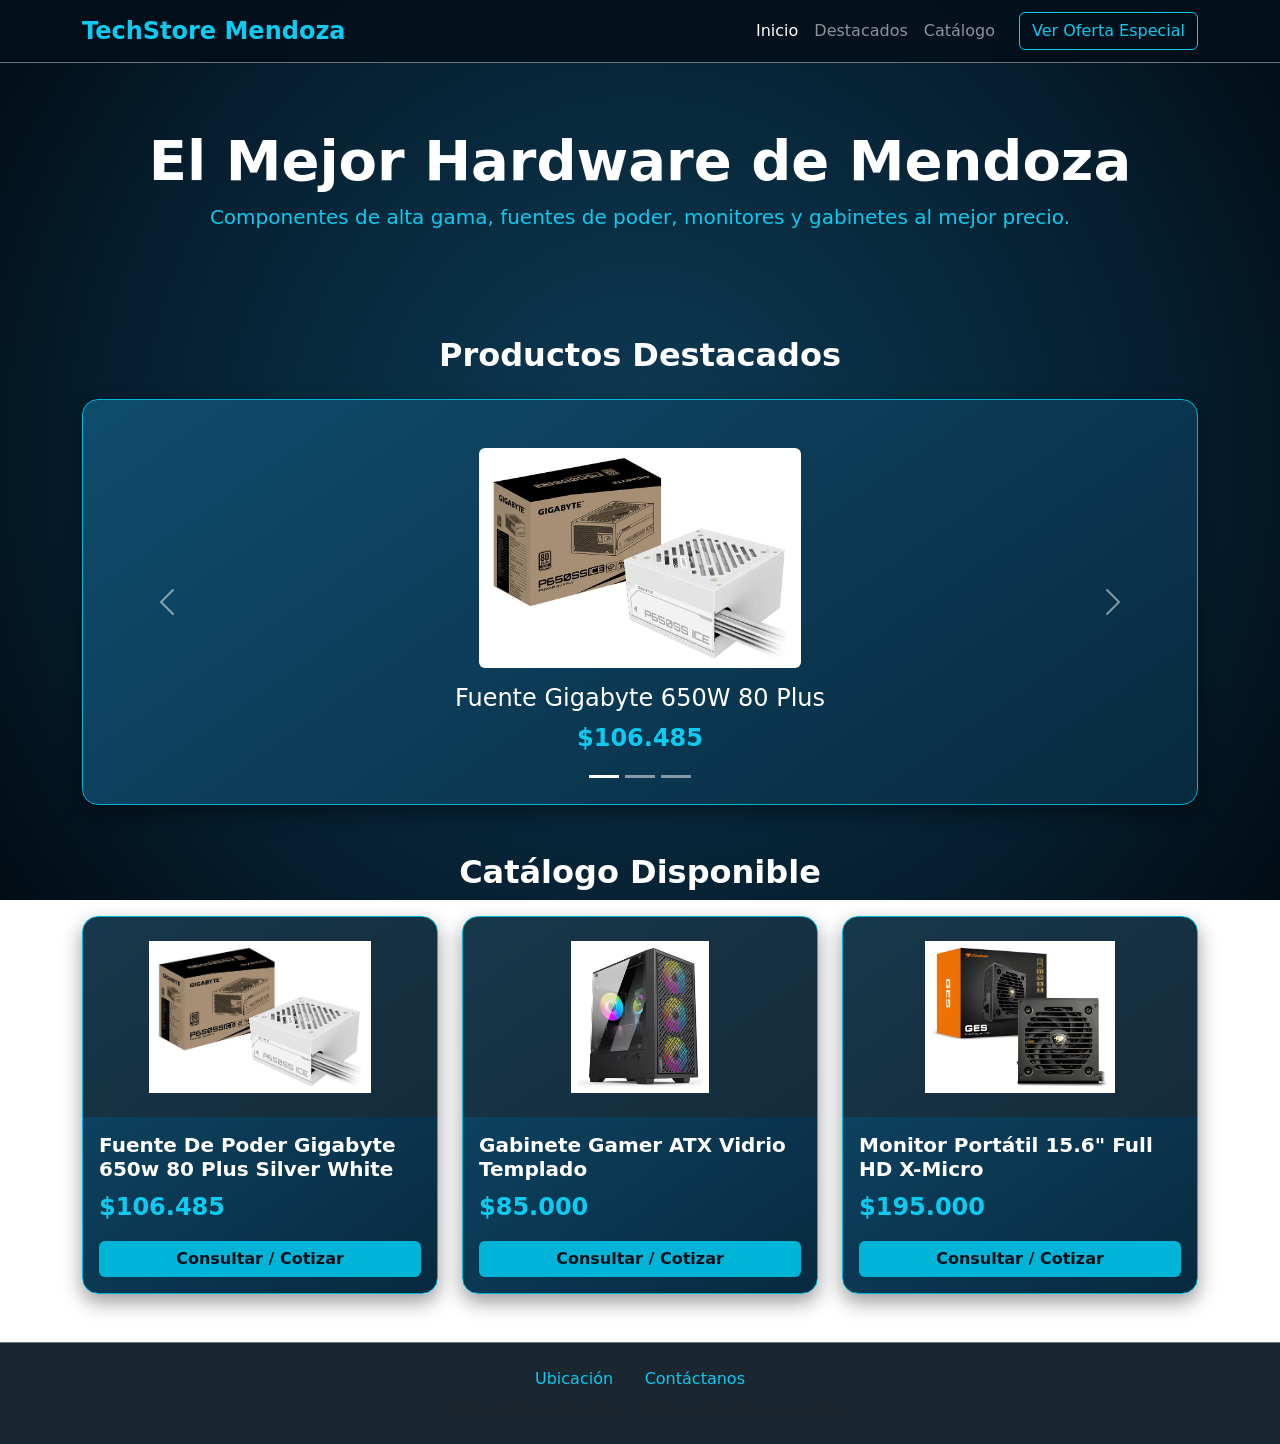
<file: index.html>
<!DOCTYPE html>
<html lang="es">
<head>
    <meta charset="UTF-8">
    <meta name="viewport" content="width=device-width, initial-scale=1.0">
    <title>Miniproyecto 2 - Landing Page TechStore</title>
    <!-- Bootstrap 5 CDN -->
    <link href="https://cdn.jsdelivr.net/npm/bootstrap@5.3.3/dist/css/bootstrap.min.css" rel="stylesheet">
    
    <!-- Estilos personalizados con la paleta de Ivo -->
    <style>
        body {
            background: radial-gradient(circle at center, #0d3b54 0%, #051d2d 70%, #020c14 100%);
            background-attachment: fixed;
            color: #ffffff;
        }
        .navbar, footer {
            background-color: rgba(3, 16, 26, 0.9) !important;
            backdrop-filter: blur(8px);
        }
        .card-custom, .carousel-custom {
            background: linear-gradient(145deg, #0f4c6e, #082a3f) !important;
            border: 1px solid #00b4d8 !important;
            box-shadow: 0 8px 20px rgba(0,0,0,0.4);
        }
        .btn-turquesa {
            background-color: #00b4d8;
            color: #03101a;
            font-weight: bold;
            border: none;
        }
        .btn-turquesa:hover {
            background-color: #90e0ef;
            color: #03101a;
        }
    </style>
</head>
<body>

    <!-- 1. BARRA DE NAVEGACIÓN -->
    <nav class="navbar navbar-expand-lg navbar-dark sticky-top border-bottom border-secondary">
        <div class="container">
            <a class="navbar-brand fw-bold text-info fs-4" href="#">TechStore Mendoza</a>
            <button class="navbar-toggler" type="button" data-bs-toggle="collapse" data-bs-target="#navbarNav">
                <span class="navbar-toggler-icon"></span>
            </button>
            <div class="collapse navbar-collapse" id="navbarNav">
                <ul class="navbar-nav ms-auto align-items-center">
                    <li class="nav-item"><a class="nav-link active" href="#inicio">Inicio</a></li>
                    <li class="nav-item"><a class="nav-link" href="#carrusel">Destacados</a></li>
                    <li class="nav-item"><a class="nav-link" href="#catalogo">Catálogo</a></li>
                    <li class="nav-item">
                        <button type="button" class="btn btn-outline-info ms-lg-3 my-2 my-lg-0" data-bs-toggle="modal" data-bs-target="#modalContacto">
                            Ver Oferta Especial
                        </button>
                    </li>
                </ul>
            </div>
        </div>
    </nav>

    <!-- 2. HERO -->
    <header id="inicio" class="text-center py-5">
        <div class="container py-3">
            <h1 class="display-4 fw-bold">El Mejor Hardware de Mendoza</h1>
            <p class="lead text-info">Componentes de alta gama, fuentes de poder, monitores y gabinetes al mejor precio.</p>
        </div>
    </header>

    <!-- 3. CARRUSEL -->
    <section id="carrusel" class="container my-4">
        <h2 class="text-center fw-bold mb-4 text-white">Productos Destacados</h2>
        <div id="carruselProductos" class="carousel slide carousel-custom rounded-4 overflow-hidden" data-bs-ride="carousel">
            <div class="carousel-indicators">
                <button type="button" data-bs-target="#carruselProductos" data-bs-slide-to="0" class="active"></button>
                <button type="button" data-bs-target="#carruselProductos" data-bs-slide-to="1"></button>
                <button type="button" data-bs-target="#carruselProductos" data-bs-slide-to="2"></button>
            </div>
            <div class="carousel-inner">
                <div class="carousel-item active p-5 text-center">
                    <img src="fuente gigabyte.webp" class="img-fluid rounded mb-3" alt="Fuente Gigabyte" style="max-height: 220px; object-fit: contain;">
                    <h3 class="h4 text-white">Fuente Gigabyte 650W 80 Plus</h3>
                    <p class="text-info fw-bold fs-4 mb-0">$106.485</p>
                </div>
                <div class="carousel-item p-5 text-center">
                    <img src="Gabinete.webp" class="img-fluid rounded mb-3" alt="Gabinete Gamer" style="max-height: 220px; object-fit: contain;">
                    <h3 class="h4 text-white">Gabinete Gamer RGB</h3>
                    <p class="text-info fw-bold fs-4 mb-0">$85.000</p>
                </div>
                <div class="carousel-item p-5 text-center">
                    <img src="fuente.webp" class="img-fluid rounded mb-3" alt="Monitor Portátil" style="max-height: 220px; object-fit: contain;">
                    <h3 class="h4 text-white">Monitor Portátil 15.6" Full HD</h3>
                    <p class="text-info fw-bold fs-4 mb-0">$195.000</p>
                </div>
            </div>
            <button class="carousel-control-prev" type="button" data-bs-target="#carruselProductos" data-bs-slide="prev">
                <span class="carousel-control-prev-icon"></span>
            </button>
            <button class="carousel-control-next" type="button" data-bs-target="#carruselProductos" data-bs-slide="next">
                <span class="carousel-control-next-icon"></span>
            </button>
        </div>
    </section>

    <!-- 4. CATÁLOGO -->
    <section id="catalogo" class="container my-5">
        <h2 class="text-center fw-bold mb-4 text-white">Catálogo Disponible</h2>
        <div class="row g-4 justify-content-center">
            
            <div class="col-12 col-md-6 col-lg-4">
                <div class="card card-custom h-100 text-white rounded-4">
                    <img src="fuente gigabyte.webp" class="card-img-top p-4 bg-dark bg-opacity-50 rounded-top-4" alt="Fuente" style="height: 200px; object-fit: contain;">
                    <div class="card-body d-flex flex-column">
                        <h5 class="card-title fw-bold">Fuente De Poder Gigabyte 650w 80 Plus Silver White</h5>
                        <p class="text-info fs-4 fw-bold mt-auto mb-3">$106.485</p>
                        <a href="formulario.html" class="btn btn-turquesa w-100">Consultar / Cotizar</a>
                    </div>
                </div>
            </div>

            <div class="col-12 col-md-6 col-lg-4">
                <div class="card card-custom h-100 text-white rounded-4">
                    <img src="Gabinete.webp" class="card-img-top p-4 bg-dark bg-opacity-50 rounded-top-4" alt="Gabinete" style="height: 200px; object-fit: contain;">
                    <div class="card-body d-flex flex-column">
                        <h5 class="card-title fw-bold">Gabinete Gamer ATX Vidrio Templado</h5>
                        <p class="text-info fs-4 fw-bold mt-auto mb-3">$85.000</p>
                        <a href="formulario.html" class="btn btn-turquesa w-100">Consultar / Cotizar</a>
                    </div>
                </div>
            </div>

            <div class="col-12 col-md-6 col-lg-4">
                <div class="card card-custom h-100 text-white rounded-4">
                    <img src="fuente.webp" class="card-img-top p-4 bg-dark bg-opacity-50 rounded-top-4" alt="Monitor" style="height: 200px; object-fit: contain;">
                    <div class="card-body d-flex flex-column">
                        <h5 class="card-title fw-bold">Monitor Portátil 15.6" Full HD X-Micro</h5>
                        <p class="text-info fs-4 fw-bold mt-auto mb-3">$195.000</p>
                        <a href="formulario.html" class="btn btn-turquesa w-100">Consultar / Cotizar</a>
                    </div>
                </div>
            </div>

        </div>
    </section>

    <!-- 5. MODAL -->
    <div class="modal fade" id="modalContacto" tabindex="-1">
        <div class="modal-dialog modal-dialog-centered">
            <div class="modal-content card-custom text-white">
                <div class="modal-header border-secondary">
                    <h5 class="modal-title text-info fw-bold">¡Promoción Exclusiva del Mes!</h5>
                    <button type="button" class="btn-close btn-close-white" data-bs-dismiss="modal"></button>
                </div>
                <div class="modal-body">
                    <p>Mencionando este aviso obtenés un <strong>10% de descuento</strong> en el armado de tu PC Gamer o de Trabajo.</p>
                </div>
                <div class="modal-footer border-secondary">
                    <button type="button" class="btn btn-secondary" data-bs-dismiss="modal">Cerrar</button>
                    <a href="formulario.html" class="btn btn-turquesa">Ir a Cotizar</a>
                </div>
            </div>
        </div>
    </div>

    <!-- 6. FOOTER -->
    <footer class="text-center text-muted py-4 border-top border-secondary mt-5">
        <div class="container">
            <div class="mb-2">
                <a href="https://maps.google.com" target="_blank" class="text-info text-decoration-none mx-2">Ubicación</a> | 
                <a href="formulario.html" class="text-info text-decoration-none mx-2">Contáctanos</a>
            </div>
            <p class="mb-0 small">© 2026 TechStore Mendoza - Todos los derechos reservados.</p>
        </div>
    </footer>

    <script src="https://cdn.jsdelivr.net/npm/bootstrap@5.3.3/dist/js/bootstrap.bundle.min.js"></script>
</body>
</html>
</file>
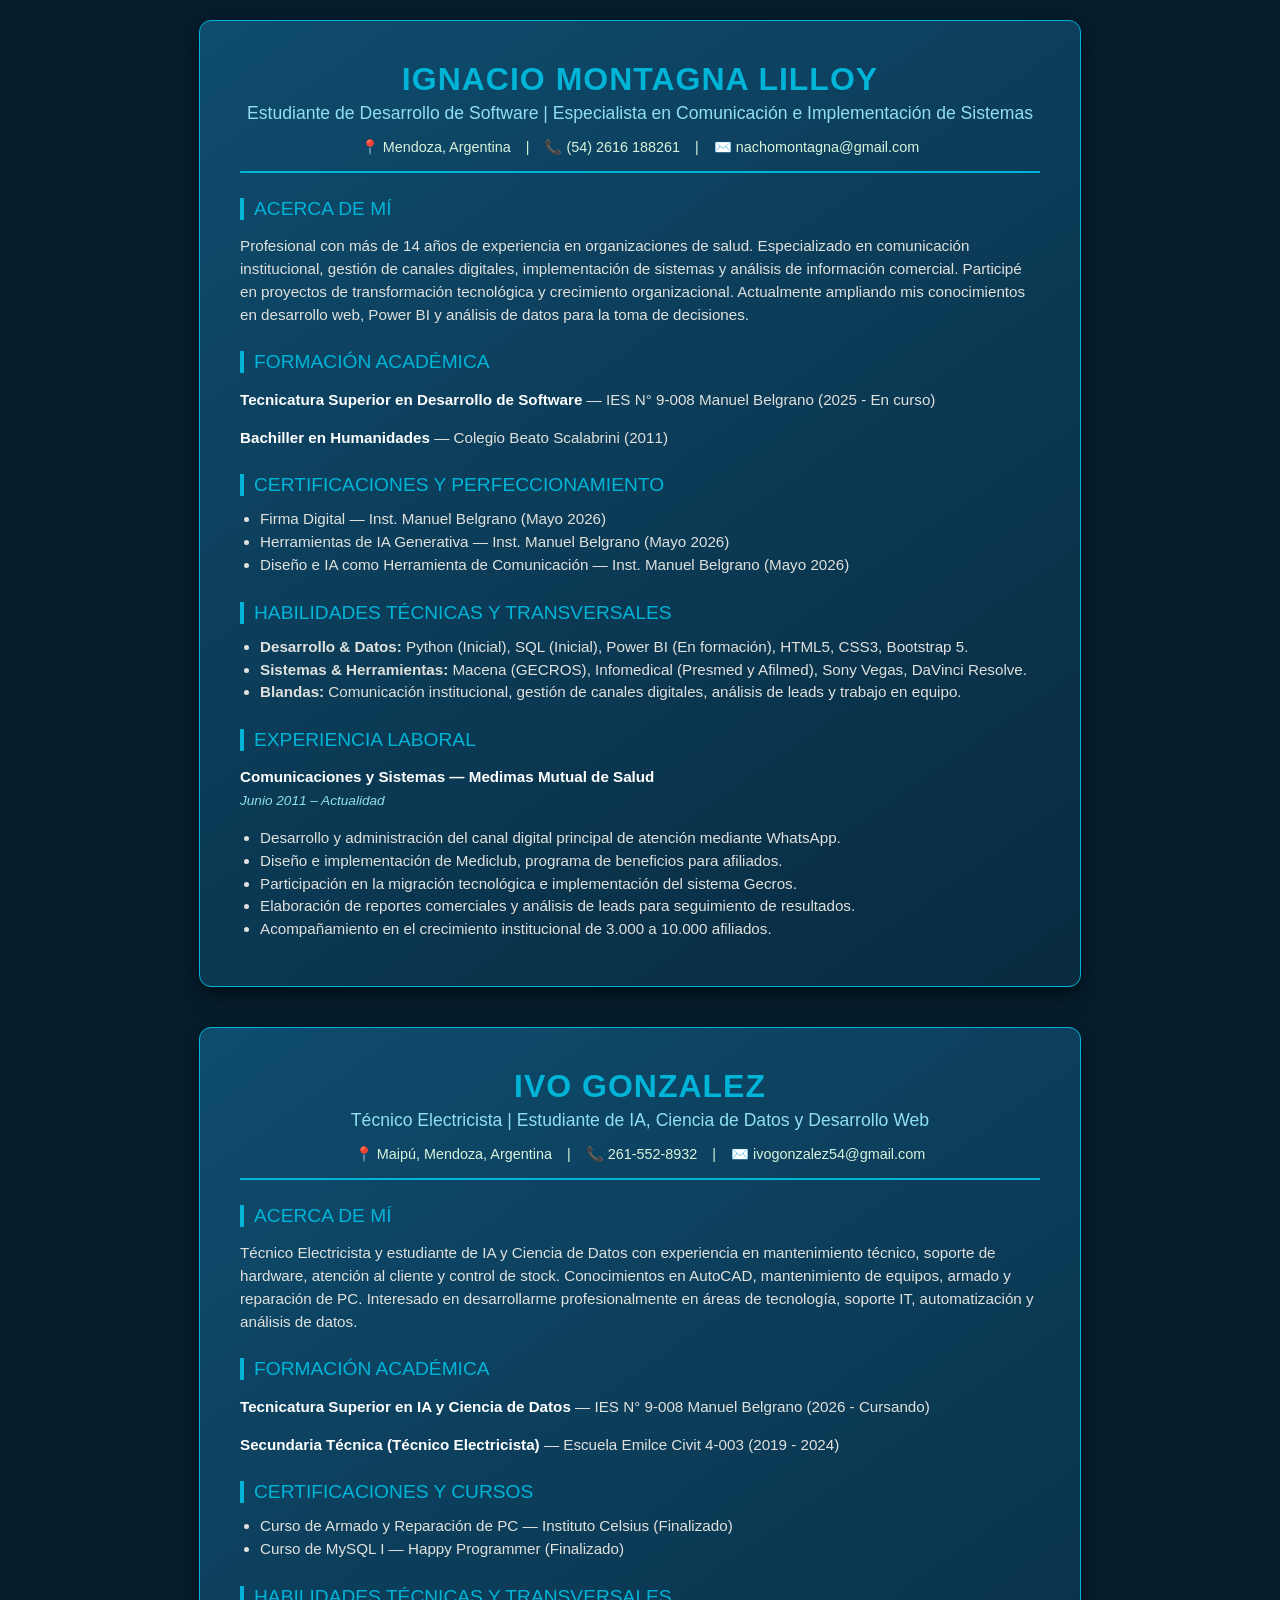
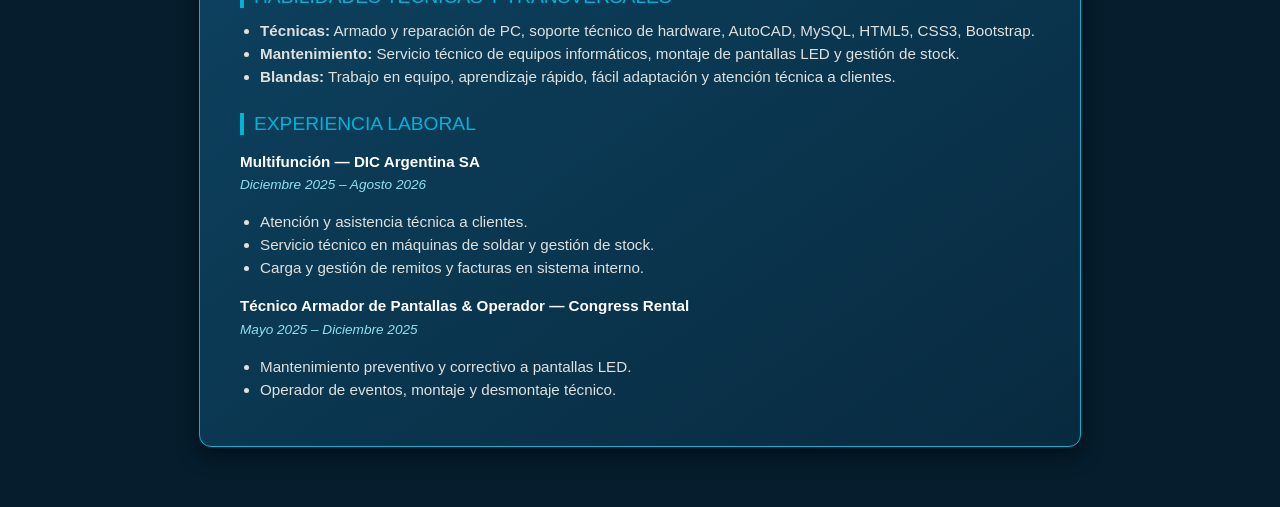
<file: cvs_caratula.html>
<!DOCTYPE html>
<html lang="es">
<head>
    <meta charset="UTF-8">
    <meta name="viewport" content="width=device-width, initial-scale=1.0">
    <title>CVs Carátula - Portafolio de Proyectos</title>
    <style>
        :root {
            --primary: #00b4d8;
            --bg-card: #082a3f;
            --bg-page: #051d2d;
            --text-color: #ffffff;
            --text-secondary: #90e0ef;
        }

        body {
            font-family: 'Segoe UI', Arial, sans-serif;
            background-color: var(--bg-page);
            color: var(--text-color);
            margin: 0;
            padding: 20px;
        }

        .page {
            max-width: 800px;
            margin: 0 auto 40px auto;
            background: linear-gradient(145deg, #0f4c6e, #082a3f);
            border: 1px solid var(--primary);
            border-radius: 12px;
            padding: 40px;
            box-shadow: 0 8px 20px rgba(0,0,0,0.5);
            page-break-after: always;
        }

        .header {
            border-bottom: 2px solid var(--primary);
            padding-bottom: 15px;
            margin-bottom: 25px;
            text-align: center;
        }

        .header h1 {
            color: var(--primary);
            margin: 0 0 5px 0;
            font-size: 2rem;
            text-transform: uppercase;
            letter-spacing: 1px;
        }

        .header h2 {
            color: var(--text-secondary);
            margin: 0;
            font-size: 1.1rem;
            font-weight: normal;
        }

        .contact-info {
            display: flex;
            justify-content: center;
            gap: 15px;
            flex-wrap: wrap;
            margin-top: 15px;
            font-size: 0.9rem;
            color: #d8f3dc;
        }

        .section-title {
            color: var(--primary);
            border-left: 4px solid var(--primary);
            padding-left: 10px;
            margin-top: 25px;
            margin-bottom: 12px;
            font-size: 1.2rem;
            text-transform: uppercase;
        }

        p, li {
            font-size: 0.95rem;
            line-height: 1.5;
            color: #e0e1dd;
        }

        ul {
            margin: 5px 0;
            padding-left: 20px;
        }

        .job-title {
            font-weight: bold;
            color: #fff;
        }

        .job-date {
            color: var(--text-secondary);
            font-size: 0.85rem;
            font-style: italic;
        }

        /* Estilos para impresión / Guardar en PDF */
        @media print {
            body {
                background-color: #051d2d !important;
                -webkit-print-color-adjust: exact;
                print-color-adjust: exact;
            }
            .page {
                box-shadow: none;
                margin: 0;
                width: 100%;
                max-width: 100%;
                border: none;
            }
        }
    </style>
</head>
<body>

    <!-- PÁGINA 1: CV IGNACIO MONTAGNA -->
    <div class="page">
        <div class="header">
            <h1>Ignacio Montagna Lilloy</h1>
            <h2>Estudiante de Desarrollo de Software | Especialista en Comunicación e Implementación de Sistemas</h2>
            <div class="contact-info">
                <span>📍 Mendoza, Argentina</span> | 
                <span>📞 (54) 2616 188261</span> | 
                <span>✉️ nachomontagna@gmail.com</span>
            </div>
        </div>

        <div class="section-title">Acerca de Mí</div>
        <p>Profesional con más de 14 años de experiencia en organizaciones de salud. Especializado en comunicación institucional, gestión de canales digitales, implementación de sistemas y análisis de información comercial. Participé en proyectos de transformación tecnológica y crecimiento organizacional. Actualmente ampliando mis conocimientos en desarrollo web, Power BI y análisis de datos para la toma de decisiones.</p>

        <div class="section-title">Formación Académica</div>
        <p><span class="job-title">Tecnicatura Superior en Desarrollo de Software</span> — IES N° 9-008 Manuel Belgrano (2025 - En curso)</p>
        <p><span class="job-title">Bachiller en Humanidades</span> — Colegio Beato Scalabrini (2011)</p>

        <div class="section-title">Certificaciones y Perfeccionamiento</div>
        <ul>
            <li>Firma Digital — Inst. Manuel Belgrano (Mayo 2026)</li>
            <li>Herramientas de IA Generativa — Inst. Manuel Belgrano (Mayo 2026)</li>
            <li>Diseño e IA como Herramienta de Comunicación — Inst. Manuel Belgrano (Mayo 2026)</li>
        </ul>

        <div class="section-title">Habilidades Técnicas y Transversales</div>
        <ul>
            <li><strong>Desarrollo & Datos:</strong> Python (Inicial), SQL (Inicial), Power BI (En formación), HTML5, CSS3, Bootstrap 5.</li>
            <li><strong>Sistemas & Herramientas:</strong> Macena (GECROS), Infomedical (Presmed y Afilmed), Sony Vegas, DaVinci Resolve.</li>
            <li><strong>Blandas:</strong> Comunicación institucional, gestión de canales digitales, análisis de leads y trabajo en equipo.</li>
        </ul>

        <div class="section-title">Experiencia Laboral</div>
        <p><span class="job-title">Comunicaciones y Sistemas — Medimas Mutual de Salud</span> <br>
        <span class="job-date">Junio 2011 – Actualidad</span></p>
        <ul>
            <li>Desarrollo y administración del canal digital principal de atención mediante WhatsApp.</li>
            <li>Diseño e implementación de Mediclub, programa de beneficios para afiliados.</li>
            <li>Participación en la migración tecnológica e implementación del sistema Gecros.</li>
            <li>Elaboración de reportes comerciales y análisis de leads para seguimiento de resultados.</li>
            <li>Acompañamiento en el crecimiento institucional de 3.000 a 10.000 afiliados.</li>
        </ul>
    </div>

    <!-- PÁGINA 2: CV IVO GONZALEZ -->
    <div class="page">
        <div class="header">
            <h1>Ivo Gonzalez</h1>
            <h2>Técnico Electricista | Estudiante de IA, Ciencia de Datos y Desarrollo Web</h2>
            <div class="contact-info">
                <span>📍 Maipú, Mendoza, Argentina</span> | 
                <span>📞 261-552-8932</span> | 
                <span>✉️ ivogonzalez54@gmail.com</span>
            </div>
        </div>

        <div class="section-title">Acerca de Mí</div>
        <p>Técnico Electricista y estudiante de IA y Ciencia de Datos con experiencia en mantenimiento técnico, soporte de hardware, atención al cliente y control de stock. Conocimientos en AutoCAD, mantenimiento de equipos, armado y reparación de PC. Interesado en desarrollarme profesionalmente en áreas de tecnología, soporte IT, automatización y análisis de datos.</p>

        <div class="section-title">Formación Académica</div>
        <p><span class="job-title">Tecnicatura Superior en IA y Ciencia de Datos</span> — IES N° 9-008 Manuel Belgrano (2026 - Cursando)</p>
        <p><span class="job-title">Secundaria Técnica (Técnico Electricista)</span> — Escuela Emilce Civit 4-003 (2019 - 2024)</p>

        <div class="section-title">Certificaciones y Cursos</div>
        <ul>
            <li>Curso de Armado y Reparación de PC — Instituto Celsius (Finalizado)</li>
            <li>Curso de MySQL I — Happy Programmer (Finalizado)</li>
        </ul>

        <div class="section-title">Habilidades Técnicas y Transversales</div>
        <ul>
            <li><strong>Técnicas:</strong> Armado y reparación de PC, soporte técnico de hardware, AutoCAD, MySQL, HTML5, CSS3, Bootstrap.</li>
            <li><strong>Mantenimiento:</strong> Servicio técnico de equipos informáticos, montaje de pantallas LED y gestión de stock.</li>
            <li><strong>Blandas:</strong> Trabajo en equipo, aprendizaje rápido, fácil adaptación y atención técnica a clientes.</li>
        </ul>

        <div class="section-title">Experiencia Laboral</div>
        <p><span class="job-title">Multifunción — DIC Argentina SA</span> <br>
        <span class="job-date">Diciembre 2025 – Agosto 2026</span></p>
        <ul>
            <li>Atención y asistencia técnica a clientes.</li>
            <li>Servicio técnico en máquinas de soldar y gestión de stock.</li>
            <li>Carga y gestión de remitos y facturas en sistema interno.</li>
        </ul>

        <p><span class="job-title">Técnico Armador de Pantallas & Operador — Congress Rental</span> <br>
        <span class="job-date">Mayo 2025 – Diciembre 2025</span></p>
        <ul>
            <li>Mantenimiento preventivo y correctivo a pantallas LED.</li>
            <li>Operador de eventos, montaje y desmontaje técnico.</li>
        </ul>
    </div>

</body>
</html>
</file>
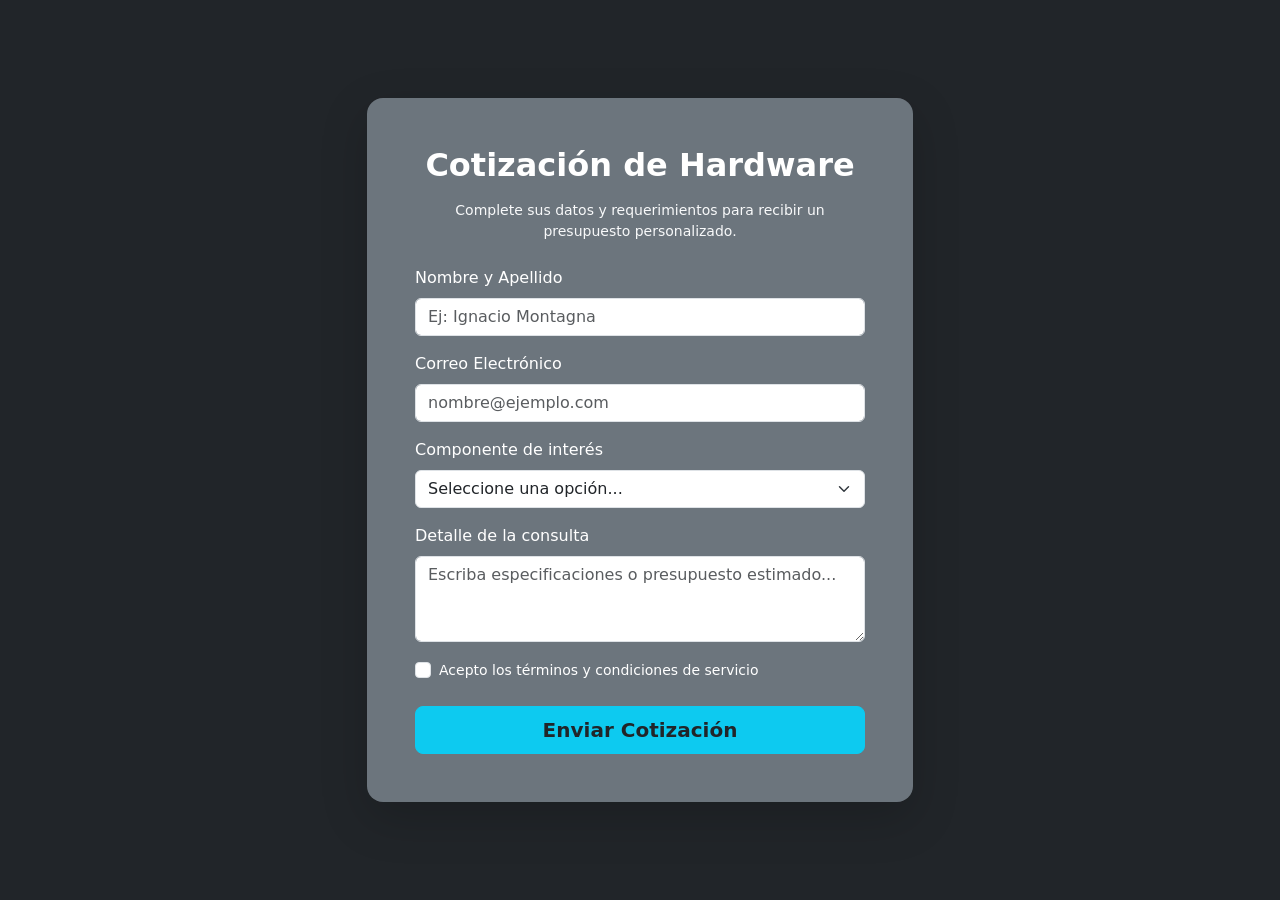
<file: formulario.html>
<!DOCTYPE html>
<html lang="es">
<head>
    <meta charset="UTF-8">
    <meta name="viewport" content="width=device-width, initial-scale=1.0">
    <title>Miniproyecto 1 - Formulario de Cotización Tech</title>
    <!-- CDN de Bootstrap 5 -->
    <link href="https://cdn.jsdelivr.net/npm/bootstrap@5.3.3/dist/css/bootstrap.min.css" rel="stylesheet">
</head>
<body class="bg-dark text-light d-flex align-items-center min-vh-100 py-5">

    <div class="container">
        <div class="row justify-content-center">
            <div class="col-12 col-md-8 col-lg-6">
                <!-- Tarjeta contenedora del formulario -->
                <div class="card bg-secondary text-white shadow-lg border-0 rounded-4">
                    <div class="card-body p-4 p-md-5">
                        
                        <h2 class="text-center fw-bold mb-3">Cotización de Hardware</h2>
                        <p class="text-center text-light mb-4 small">Complete sus datos y requerimientos para recibir un presupuesto personalizado.</p>

                        <!-- Formulario con validación de HTML5/Bootstrap -->
                        <form class="needs-validation" novalidate id="formCotizacion">
                            
                            <!-- Nombre Completo -->
                            <div class="mb-3">
                                <label for="nombre" class="form-label">Nombre y Apellido</label>
                                <input type="text" class="form-control" id="nombre" placeholder="Ej: Ignacio Montagna" required>
                                <div class="invalid-feedback">Por favor, ingrese su nombre completo.</div>
                            </div>

                            <!-- Correo Electrónico -->
                            <div class="mb-3">
                                <label for="email" class="form-label">Correo Electrónico</label>
                                <input type="email" class="form-control" id="email" placeholder="nombre@ejemplo.com" required>
                                <div class="invalid-feedback">Ingrese un correo electrónico válido.</div>
                            </div>

                            <!-- Selección de Categoria -->
                            <div class="mb-3">
                                <label for="categoria" class="form-label">Componente de interés</label>
                                <select class="form-select" id="categoria" required>
                                    <option value="" selected disabled>Seleccione una opción...</option>
                                    <option value="fuente">Fuente de Poder / Placa</option>
                                    <option value="gabinete">Gabinete / Periféricos</option>
                                    <option value="monitor">Monitores / Pantallas</option>
                                    <option value="armado">Armado de PC Completa</option>
                                </select>
                                <div class="invalid-feedback">Por favor, seleccione una categoría.</div>
                            </div>

                            <!-- Detalle / Consulta -->
                            <div class="mb-3">
                                <label for="mensaje" class="form-label">Detalle de la consulta</label>
                                <textarea class="form-control" id="mensaje" rows="3" placeholder="Escriba especificaciones o presupuesto estimado..." required></textarea>
                                <div class="invalid-feedback">Ingrese un mensaje para la cotización.</div>
                            </div>

                            <!-- Checkbox de Términos -->
                            <div class="mb-4 form-check">
                                <input type="checkbox" class="form-check-input" id="terminos" required>
                                <label class="form-check-label small" for="terminos">Acepto los términos y condiciones de servicio</label>
                                <div class="invalid-feedback">Debe aceptar los términos antes de enviar.</div>
                            </div>

                            <!-- Botón de Envío -->
                            <div class="d-grid">
                                <button class="btn btn-info btn-lg fw-bold text-dark" type="submit">Enviar Cotización</button>
                            </div>
                        </form>

                    </div>
                </div>
            </div>
        </div>
    </div>

    <!-- Script de Bootstrap 5 y Validación JavaScript -->
    <script src="https://cdn.jsdelivr.net/npm/bootstrap@5.3.3/dist/js/bootstrap.bundle.min.js"></script>
    <script>
        // Script de validación estándar de Bootstrap
        (() => {
            'use strict'
            const forms = document.querySelectorAll('.needs-validation')
            Array.from(forms).forEach(form => {
                form.addEventListener('submit', event => {
                    if (!form.checkValidity()) {
                        event.preventDefault()
                        event.stopPropagation()
                    } else {
                        event.preventDefault()
                        alert('¡Cotización enviada con éxito! Nos pondremos en contacto a la brevedad.')
                        form.reset()
                        form.classList.remove('was-validated')
                        return
                    }
                    form.classList.add('was-validated')
                }, false)
            })
        })()
    </script>
</body>
</html>
</file>
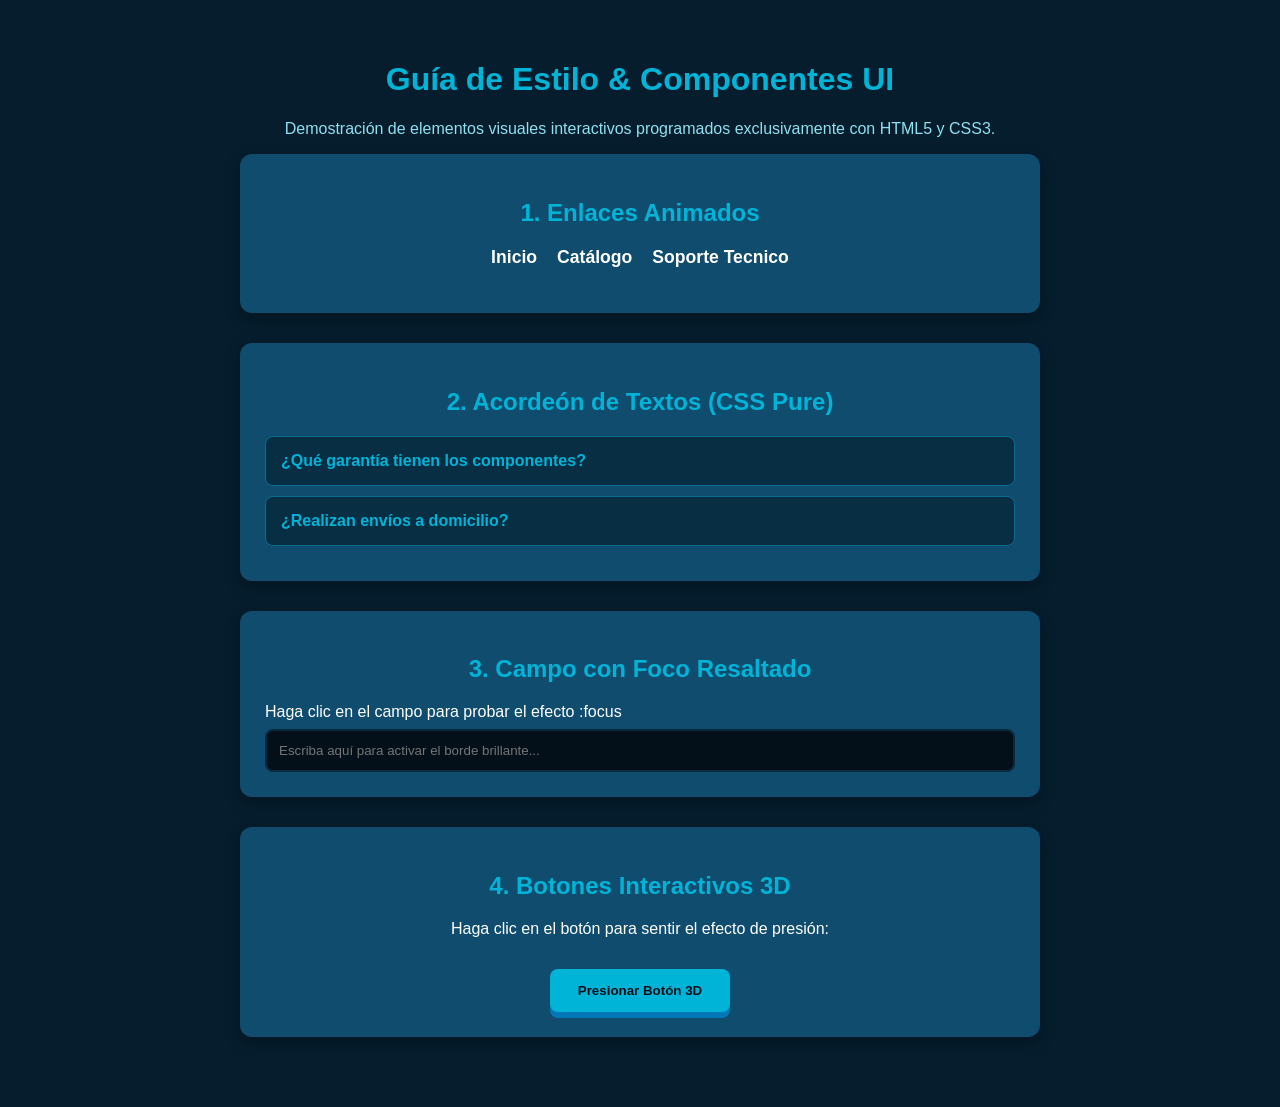
<file: guia_estilo.html>
<!DOCTYPE html>
<html lang="es">
<head>
    <meta charset="UTF-8">
    <meta name="viewport" content="width=device-width, initial-scale=1.0">
    <title>Miniproyecto 3 - Guía de Estilo UI</title>
    <link rel="stylesheet" href="estilos.css">
</head>
<body>

    <div class="container">
        <h1>Guía de Estilo & Componentes UI</h1>
        <p style="text-align: center; color: #90e0ef;">Demostración de elementos visuales interactivos programados exclusivamente con HTML5 y CSS3.</p>

        <!-- 1. ENLACES ANIMADOS -->
        <div class="seccion">
            <h2>1. Enlaces Animados</h2>
            <nav class="nav-links">
                <a href="#" class="link-animado">Inicio</a>
                <a href="#" class="link-animado">Catálogo</a>
                <a href="#" class="link-animado">Soporte Tecnico</a>
            </nav>
        </div>

        <!-- 2. ACORDEÓN DE TEXTOS -->
        <div class="seccion">
            <h2>2. Acordeón de Textos (CSS Pure)</h2>
            
            <div class="acordeon-item">
                <input type="checkbox" id="item1" class="acordeon-check">
                <label for="item1" class="acordeon-titulo">¿Qué garantía tienen los componentes?</label>
                <div class="acordeon-contenido">
                    <p>Todos nuestros productos cuentan con 12 meses de garantía oficial directa de fábrica y soporte técnico local.</p>
                </div>
            </div>

            <div class="acordeon-item">
                <input type="checkbox" id="item2" class="acordeon-check">
                <label for="item2" class="acordeon-titulo">¿Realizan envíos a domicilio?</label>
                <div class="acordeon-contenido">
                    <p>Hacemos envíos sin cargo en todo el Gran Mendoza y despachos a todo el país mediante transporte expreso.</p>
                </div>
            </div>
        </div>

        <!-- 3. CAMPOS DE FORMULARIO CON FOCO ANIMADO -->
        <div class="seccion">
            <h2>3. Campo con Foco Resaltado</h2>
            <label for="input-demo" style="display: block; margin-bottom: 8px;">Haga clic en el campo para probar el efecto :focus</label>
            <input type="text" id="input-demo" class="campo-texto" placeholder="Escriba aquí para activar el borde brillante...">
        </div>

        <!-- 4. BOTONES 3D -->
        <div class="seccion" style="text-align: center;">
            <h2>4. Botones Interactivos 3D</h2>
            <p>Haga clic en el botón para sentir el efecto de presión:</p>
            <button class="btn-3d">Presionar Botón 3D</button>
        </div>
    </div>

</body>
</html>
</file>
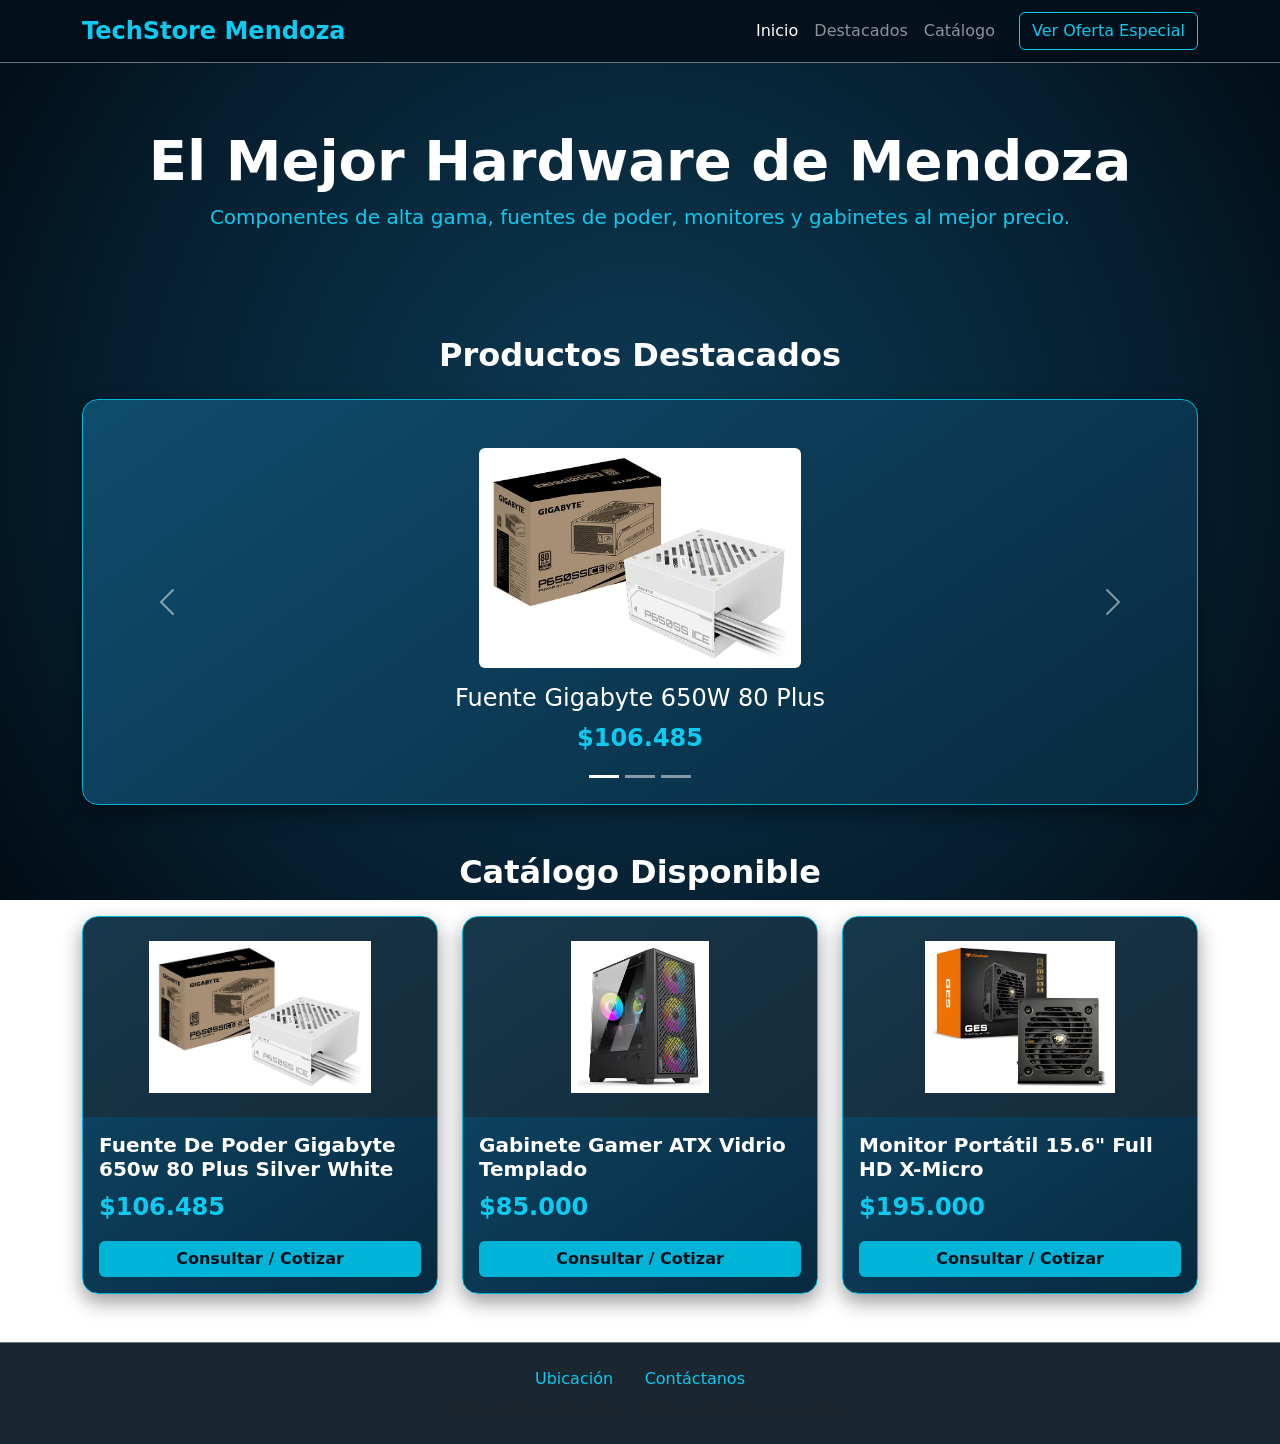
<file: landing.html>
<!DOCTYPE html>
<html lang="es">
<head>
    <meta charset="UTF-8">
    <meta name="viewport" content="width=device-width, initial-scale=1.0">
    <title>Miniproyecto 2 - Landing Page TechStore</title>
    <!-- Bootstrap 5 CDN -->
    <link href="https://cdn.jsdelivr.net/npm/bootstrap@5.3.3/dist/css/bootstrap.min.css" rel="stylesheet">
    
    <!-- Estilos personalizados con la paleta de Ivo -->
    <style>
        body {
            background: radial-gradient(circle at center, #0d3b54 0%, #051d2d 70%, #020c14 100%);
            background-attachment: fixed;
            color: #ffffff;
        }
        .navbar, footer {
            background-color: rgba(3, 16, 26, 0.9) !important;
            backdrop-filter: blur(8px);
        }
        .card-custom, .carousel-custom {
            background: linear-gradient(145deg, #0f4c6e, #082a3f) !important;
            border: 1px solid #00b4d8 !important;
            box-shadow: 0 8px 20px rgba(0,0,0,0.4);
        }
        .btn-turquesa {
            background-color: #00b4d8;
            color: #03101a;
            font-weight: bold;
            border: none;
        }
        .btn-turquesa:hover {
            background-color: #90e0ef;
            color: #03101a;
        }
    </style>
</head>
<body>

    <!-- 1. BARRA DE NAVEGACIÓN -->
    <nav class="navbar navbar-expand-lg navbar-dark sticky-top border-bottom border-secondary">
        <div class="container">
            <a class="navbar-brand fw-bold text-info fs-4" href="#">TechStore Mendoza</a>
            <button class="navbar-toggler" type="button" data-bs-toggle="collapse" data-bs-target="#navbarNav">
                <span class="navbar-toggler-icon"></span>
            </button>
            <div class="collapse navbar-collapse" id="navbarNav">
                <ul class="navbar-nav ms-auto align-items-center">
                    <li class="nav-item"><a class="nav-link active" href="#inicio">Inicio</a></li>
                    <li class="nav-item"><a class="nav-link" href="#carrusel">Destacados</a></li>
                    <li class="nav-item"><a class="nav-link" href="#catalogo">Catálogo</a></li>
                    <li class="nav-item">
                        <button type="button" class="btn btn-outline-info ms-lg-3 my-2 my-lg-0" data-bs-toggle="modal" data-bs-target="#modalContacto">
                            Ver Oferta Especial
                        </button>
                    </li>
                </ul>
            </div>
        </div>
    </nav>

    <!-- 2. HERO -->
    <header id="inicio" class="text-center py-5">
        <div class="container py-3">
            <h1 class="display-4 fw-bold">El Mejor Hardware de Mendoza</h1>
            <p class="lead text-info">Componentes de alta gama, fuentes de poder, monitores y gabinetes al mejor precio.</p>
        </div>
    </header>

    <!-- 3. CARRUSEL -->
    <section id="carrusel" class="container my-4">
        <h2 class="text-center fw-bold mb-4 text-white">Productos Destacados</h2>
        <div id="carruselProductos" class="carousel slide carousel-custom rounded-4 overflow-hidden" data-bs-ride="carousel">
            <div class="carousel-indicators">
                <button type="button" data-bs-target="#carruselProductos" data-bs-slide-to="0" class="active"></button>
                <button type="button" data-bs-target="#carruselProductos" data-bs-slide-to="1"></button>
                <button type="button" data-bs-target="#carruselProductos" data-bs-slide-to="2"></button>
            </div>
            <div class="carousel-inner">
                <div class="carousel-item active p-5 text-center">
                    <img src="fuente gigabyte.webp" class="img-fluid rounded mb-3" alt="Fuente Gigabyte" style="max-height: 220px; object-fit: contain;">
                    <h3 class="h4 text-white">Fuente Gigabyte 650W 80 Plus</h3>
                    <p class="text-info fw-bold fs-4 mb-0">$106.485</p>
                </div>
                <div class="carousel-item p-5 text-center">
                    <img src="Gabinete.webp" class="img-fluid rounded mb-3" alt="Gabinete Gamer" style="max-height: 220px; object-fit: contain;">
                    <h3 class="h4 text-white">Gabinete Gamer RGB</h3>
                    <p class="text-info fw-bold fs-4 mb-0">$85.000</p>
                </div>
                <div class="carousel-item p-5 text-center">
                    <img src="fuente.webp" class="img-fluid rounded mb-3" alt="Monitor Portátil" style="max-height: 220px; object-fit: contain;">
                    <h3 class="h4 text-white">Monitor Portátil 15.6" Full HD</h3>
                    <p class="text-info fw-bold fs-4 mb-0">$195.000</p>
                </div>
            </div>
            <button class="carousel-control-prev" type="button" data-bs-target="#carruselProductos" data-bs-slide="prev">
                <span class="carousel-control-prev-icon"></span>
            </button>
            <button class="carousel-control-next" type="button" data-bs-target="#carruselProductos" data-bs-slide="next">
                <span class="carousel-control-next-icon"></span>
            </button>
        </div>
    </section>

    <!-- 4. CATÁLOGO -->
    <section id="catalogo" class="container my-5">
        <h2 class="text-center fw-bold mb-4 text-white">Catálogo Disponible</h2>
        <div class="row g-4 justify-content-center">
            
            <div class="col-12 col-md-6 col-lg-4">
                <div class="card card-custom h-100 text-white rounded-4">
                    <img src="fuente gigabyte.webp" class="card-img-top p-4 bg-dark bg-opacity-50 rounded-top-4" alt="Fuente" style="height: 200px; object-fit: contain;">
                    <div class="card-body d-flex flex-column">
                        <h5 class="card-title fw-bold">Fuente De Poder Gigabyte 650w 80 Plus Silver White</h5>
                        <p class="text-info fs-4 fw-bold mt-auto mb-3">$106.485</p>
                        <a href="formulario.html" class="btn btn-turquesa w-100">Consultar / Cotizar</a>
                    </div>
                </div>
            </div>

            <div class="col-12 col-md-6 col-lg-4">
                <div class="card card-custom h-100 text-white rounded-4">
                    <img src="Gabinete.webp" class="card-img-top p-4 bg-dark bg-opacity-50 rounded-top-4" alt="Gabinete" style="height: 200px; object-fit: contain;">
                    <div class="card-body d-flex flex-column">
                        <h5 class="card-title fw-bold">Gabinete Gamer ATX Vidrio Templado</h5>
                        <p class="text-info fs-4 fw-bold mt-auto mb-3">$85.000</p>
                        <a href="formulario.html" class="btn btn-turquesa w-100">Consultar / Cotizar</a>
                    </div>
                </div>
            </div>

            <div class="col-12 col-md-6 col-lg-4">
                <div class="card card-custom h-100 text-white rounded-4">
                    <img src="fuente.webp" class="card-img-top p-4 bg-dark bg-opacity-50 rounded-top-4" alt="Monitor" style="height: 200px; object-fit: contain;">
                    <div class="card-body d-flex flex-column">
                        <h5 class="card-title fw-bold">Monitor Portátil 15.6" Full HD X-Micro</h5>
                        <p class="text-info fs-4 fw-bold mt-auto mb-3">$195.000</p>
                        <a href="formulario.html" class="btn btn-turquesa w-100">Consultar / Cotizar</a>
                    </div>
                </div>
            </div>

        </div>
    </section>

    <!-- 5. MODAL -->
    <div class="modal fade" id="modalContacto" tabindex="-1">
        <div class="modal-dialog modal-dialog-centered">
            <div class="modal-content card-custom text-white">
                <div class="modal-header border-secondary">
                    <h5 class="modal-title text-info fw-bold">¡Promoción Exclusiva del Mes!</h5>
                    <button type="button" class="btn-close btn-close-white" data-bs-dismiss="modal"></button>
                </div>
                <div class="modal-body">
                    <p>Mencionando este aviso obtenés un <strong>10% de descuento</strong> en el armado de tu PC Gamer o de Trabajo.</p>
                </div>
                <div class="modal-footer border-secondary">
                    <button type="button" class="btn btn-secondary" data-bs-dismiss="modal">Cerrar</button>
                    <a href="formulario.html" class="btn btn-turquesa">Ir a Cotizar</a>
                </div>
            </div>
        </div>
    </div>

    <!-- 6. FOOTER -->
    <footer class="text-center text-muted py-4 border-top border-secondary mt-5">
        <div class="container">
            <div class="mb-2">
                <a href="https://maps.google.com" target="_blank" class="text-info text-decoration-none mx-2">Ubicación</a> | 
                <a href="formulario.html" class="text-info text-decoration-none mx-2">Contáctanos</a>
            </div>
            <p class="mb-0 small">© 2026 TechStore Mendoza - Todos los derechos reservados.</p>
        </div>
    </footer>

    <script src="https://cdn.jsdelivr.net/npm/bootstrap@5.3.3/dist/js/bootstrap.bundle.min.js"></script>
</body>
</html>
</file>
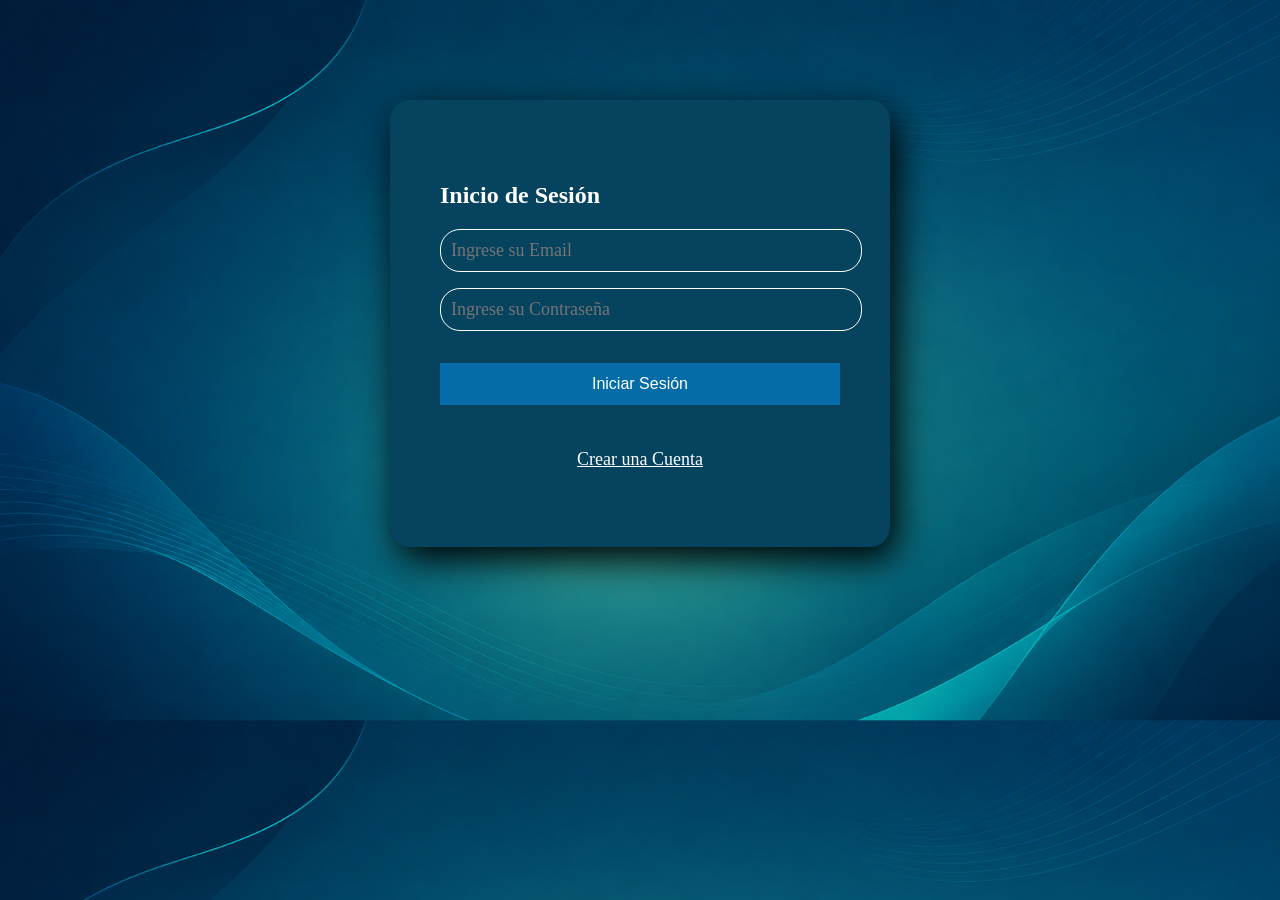
<file: Login.html>
<!DOCTYPE html>
<html lang="en">

<head>
    <meta charset="UTF-8">
    <meta name="viewport" content="width=device-width, initial-scale=1.0">
    <meta http-equiv="X-UA-Compatible" content="ie=edge">
    <link rel="stylesheet" href="Login css.css">
    <title>Inicio de Sesión</title>
</head>

<body>
    <form action="pag pp.html" method="GET">
    <section class="form-register">
        <h4> Inicio de Sesión</h4>
        <form action="#" method="POST">
        <input class="controls" 
         type="email" 
         name="correo" 
         id="correo" 
         placeholder="Ingrese su Email" required>
        <input class="controls"
         type="password"
         name="contraseña" 
         id="contraseña" 
         placeholder="Ingrese su Contraseña" required
         minlength="8">
        <input class="buttons" type="submit" value="Iniciar Sesión">
        <p><a href="Registro.html">Crear una Cuenta</a></p>
        </form>
    </section>
</body>

</html>
</file>
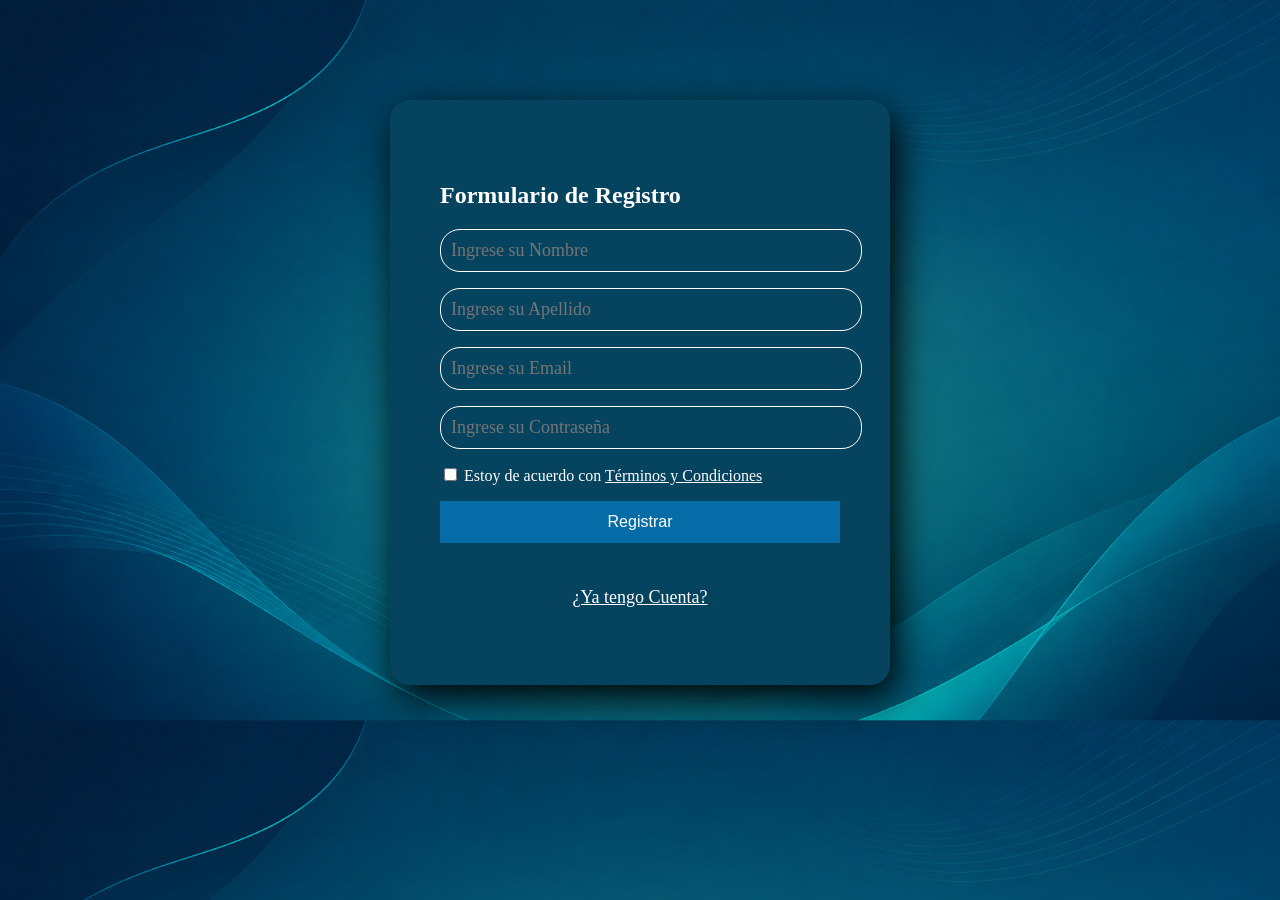
<file: Registro.html>
<!DOCTYPE html>
<html lang="es">

<head>
    <meta charset="UTF-8">
    <meta name="viewport" content="width=device-width, initial-scale=1.0">
    <link rel="stylesheet" href="Registro css.css">
    <title>Formulario de Registro</title>
</head>

<body>
    <section class="form-register">
        <h4>Formulario de Registro</h4>
        <form action="Login.html" method="get">
        <input class="controls" 
             type="text" name="nombres" 
             id="nombres" 
             placeholder="Ingrese su Nombre" required
             minlength="2"
             maxlength="50"
             pattern="[A-Za-záéíóúÁÉÍÓÚñÑ\s]+"
             title="Solo letras y espacios">
        <input class="controls"
             type="text" 
             name="apellidos"
             id="apellidos"
             placeholder="Ingrese su Apellido" 
             required
             minlength="2"
             maxlength="50"
             pattern="[A-Za-záéíóúÁÉÍÓÚñÑ\s]+"
             title="Solo letras y espacios">
        <input class="controls" 
             type="email" 
             name="correo" 
             id="correo" 
             placeholder="Ingrese su Email" 
             required>
        <input class="controls" type="password" name="contraseña" id="contraseña" placeholder="Ingrese su Contraseña"  required
             minlength="8"
             title="Mínimo 8 caracteres">
        <div class="check-row">
        <input type="checkbox"
               id="terminos"
               name="terminos"
               required>
        <label for="terminos">
          Estoy de acuerdo con
          <a href="#">Términos y Condiciones</a>
        </label>
      </div>
        <input class="buttons" 
         type="submit" 
         value="Registrar">
        <p><a href="Login.html" >¿Ya tengo Cuenta?</a></p>
        </form>
    </section>
</body>

</html>
</file>
<file: estilos.css>
/* Variables de color de la marca */
:root {
    --bg-principal: #051d2d;
    --card-bg: #0f4c6e;
    --turquesa: #00b4d8;
    --turquesa-hover: #90e0ef;
    --texto: #ffffff;
}

body {
    background-color: var(--bg-principal);
    color: var(--texto);
    font-family: 'Segoe UI', Tahoma, Geneva, Verdana, sans-serif;
    margin: 0;
    padding: 40px 20px;
    display: flex;
    justify-content: center;
}

.container {
    max-width: 800px;
    width: 100%;
}

h1, h2 {
    text-align: center;
    color: var(--turquesa);
}

.seccion {
    background-color: var(--card-bg);
    padding: 25px;
    border-radius: 12px;
    margin-bottom: 30px;
    box-shadow: 0 5px 15px rgba(0,0,0,0.3);
}

/* 1. ENLACES ANIMADOS CON CAMBIO DE COLOR */
.nav-links {
    display: flex;
    justify-content: center;
    gap: 20px;
    margin-bottom: 20px;
}

.link-animado {
    color: var(--texto);
    text-decoration: none;
    font-weight: bold;
    font-size: 1.1rem;
    position: relative;
    transition: color 0.3s ease;
}

.link-animado:hover {
    color: var(--turquesa);
}

.link-animado::after {
    content: '';
    position: absolute;
    width: 0%;
    height: 2px;
    bottom: -4px;
    left: 0;
    background-color: var(--turquesa);
    transition: width 0.3s ease;
}

.link-animado:hover::after {
    width: 100%;
}

/* 2. ACORDEÓN DE TEXTOS EN CSS PURO */
.acordeon-item {
    margin-bottom: 10px;
    border: 1px solid rgba(0, 180, 216, 0.3);
    border-radius: 8px;
    overflow: hidden;
}

.acordeon-check {
    display: none;
}

.acordeon-titulo {
    display: block;
    padding: 15px;
    background-color: rgba(3, 16, 26, 0.5);
    color: var(--turquesa);
    font-weight: bold;
    cursor: pointer;
    transition: background-color 0.3s;
}

.acordeon-titulo:hover {
    background-color: rgba(0, 180, 216, 0.2);
}

.acordeon-contenido {
    max-height: 0;
    overflow: hidden;
    padding: 0 15px;
    background-color: rgba(5, 29, 45, 0.5);
    transition: max-height 0.4s ease, padding 0.4s ease;
}

.acordeon-check:checked ~ .acordeon-contenido {
    max-height: 150px;
    padding: 15px;
}

/* 3. BORDE PARA RESALTAR CAMPO CON FOCO (:FOCUS) */
.campo-texto {
    width: 100%;
    padding: 12px;
    border: 2px solid #082a3f;
    border-radius: 8px;
    background-color: #03101a;
    color: #fff;
    outline: none;
    box-sizing: border-box;
    transition: border-color 0.3s ease, box-shadow 0.3s ease;
}

.campo-texto:focus {
    border-color: var(--turquesa);
    box-shadow: 0 0 12px rgba(0, 180, 216, 0.8);
}

/* 4. BOTONES 3D */
.btn-3d {
    background-color: var(--turquesa);
    color: #03101a;
    font-weight: bold;
    padding: 14px 28px;
    border: none;
    border-radius: 8px;
    cursor: pointer;
    box-shadow: 0 6px 0 #0077b6; /* Sombra inferior efecto 3D */
    transition: all 0.1s ease;
    display: inline-block;
    margin-top: 15px;
}

.btn-3d:hover {
    background-color: var(--turquesa-hover);
}

.btn-3d:active {
    box-shadow: 0 2px 0 #0077b6; /* Efecto al presionar */
    transform: translateY(4px);
}
</file>
<file: Login css.css>
body {
     margin: 0;
     padding: 0;
     box-sizing: border-box;
 }

 body {
     background-image: url(fondo.png);
     background-size: cover;
 }

 .form-register {
     width: 400px;
     background-color: #05435e;
     padding: 50px;
     margin: auto;
     margin-top: 100px;
     border-radius: 20px;
     font-family: calibri;
     color: white;
     box-shadow: 7px 13px 37px #000;
 }

 .form-register h4 {
     font-size: 24px;
     margin-bottom: 20px;
 }

 .form-register .controls {
     width: 100%;
     background-color:#05435e;
     padding: 10px;
     border-radius: 20px;
     margin-bottom: 16px;
     border: 1px solid white;
     font-family: calibri;
     font-size: 18px;
      margin-right: 20px;
 }

 .form-register p {
     height: 40px;
     text-align: center;
     font-size: 18px;
     line-height: 40px;
 }

 .form-register a:hover {
     color: rgb(0, 0, 3);
     text-decoration: underline;
 }

 .form-register a {color: white;}

 .form-register .buttons {
     width: 100%;
     background-color: #056ca8;
     border: none;
     padding: 12px;
     color: white;
     margin: 16px 0;
     font-size: 16px;
 }

 .form-register .buttons:hover {
     color: white;
     text-decoration: underline; background-color: #000003;
 }
</file>
<file: Registro css.css>
body {
     margin: 0;
     padding: 0;
     box-sizing: border-box;
 }

 body {
     background-image: url(fondo.png);
     background-size: cover;
 }

 .form-register {
     width: 400px;
     background-color: #05435e;
     padding: 50px;
     margin: auto;
     margin-top: 100px;
     border-radius: 20px;
     font-family: calibri;
     color: white;
     box-shadow: 7px 13px 37px #000;
 }

 .form-register h4 {
     font-size: 24px;
     margin-bottom: 20px;
 }

 .form-register .controls {
     width: 100%;
     background-color:#05435e;
     padding: 10px;
     border-radius: 20px;
     margin-bottom: 16px;
     border: 1px solid white;
     font-family: calibri;
     font-size: 18px;
      margin-right: 20px;
 }

 .form-register p {
     height: 40px;
     text-align: center;
     font-size: 18px;
     line-height: 40px;
 }

 .form-register a {color: white; 
}

 .form-register a:hover {
     color: rgb(0, 0, 3);
     text-decoration: underline;
 }

 .form-register .buttons {
     width: 100%;
     background-color: #056ca8;
     border: none;
     padding: 12px;
     color: white;
     margin: 16px 0;
     font-size: 16px;
 }

 .form-register .buttons:hover {
     color: white;
     text-decoration: underline; background-color: #000003;
 }
</file>
